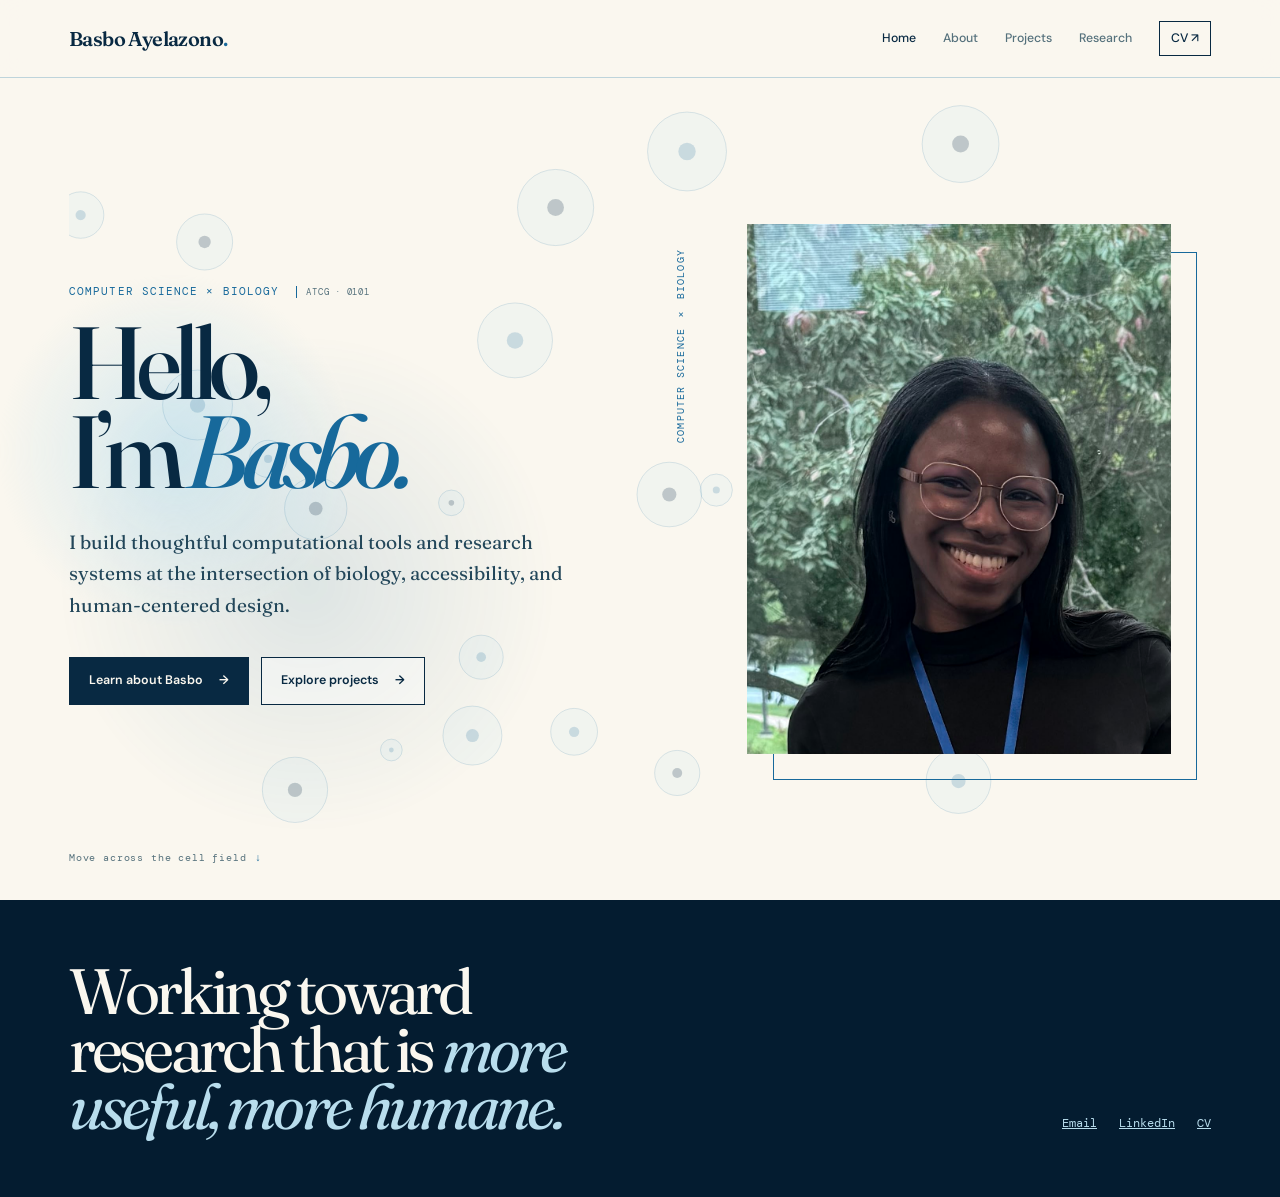
<file: index.html>
<!doctype html><html lang="en"><head><!-- Google tag (gtag.js) -->
<script async src="https://www.googletagmanager.com/gtag/js?id=G-VEV70ZNCC1"></script>
<script>
  window.dataLayer = window.dataLayer || [];
  function gtag(){dataLayer.push(arguments);}
  gtag('js', new Date());

  gtag('config', 'G-VEV70ZNCC1');
</script><meta charset="utf-8"><meta name="viewport" content="width=device-width,initial-scale=1"><title>Basbo Ayelazono</title><link rel="preconnect" href="https://fonts.googleapis.com"><link rel="preconnect" href="https://fonts.gstatic.com" crossorigin><link href="https://fonts.googleapis.com/css2?family=DM+Mono&family=DM+Sans:wght@400;500;600&family=Fraunces:opsz,wght@9..144,400;9..144,500;9..144,600&display=swap" rel="stylesheet"><link rel="stylesheet" href="site.css"></head><body><div class="cell-transition"><i></i></div><header class="site-header"><div class="shell"><a class="nameplate" href="index.html">Basbo Ayelazono<i>.</i></a><nav class="site-nav"><a aria-current="page" href="index.html">Home</a><a href="about.html" data-portal>About</a><a href="projects.html" data-portal>Projects</a><a href="research.html" data-portal>Research</a><a class="nav-cv" href="Basbo_Ayelazono_CV%20(1).pdf">CV ↗</a></nav></div></header><main class="shell"><section class="hero"><canvas class="bio-canvas" id="bioCanvas" aria-hidden="true"></canvas><div class="hero-copy"><p class="micro-label">Computer science × biology <span class="sequence" id="sequence">ATCG · 0101</span></p><h1>Hello,<br>I’m <em>Basbo.</em></h1><p class="hero-lede">I build thoughtful computational tools and research systems at the intersection of biology, accessibility, and human-centered design.</p><div class="hero-actions"><a class="button primary" href="about.html" data-portal>Learn about Basbo <span>→</span></a><a class="button secondary" href="projects.html" data-portal>Explore projects <span>→</span></a></div></div><figure class="hero-portrait"><img src="basbo-photo.jpeg" alt="Portrait of Basbo Ayelazono"></figure><p class="home-scroll">Move across the cell field</p></section></main><footer class="footer"><div class="shell footer-grid"><h2>Working toward research that is <em>more useful, more humane.</em></h2><ul class="footer-links"><li><a href="mailto:Basbo.Ayelazono@trojans.dsu.edu">Email</a></li><li><a href="https://linkedin.com/in/basbo-ayelazono-77154526b">LinkedIn</a></li><li><a href="Basbo_Ayelazono_CV%20(1).pdf">CV</a></li></ul></div></footer><script src="app.js"></script></body></html>
</file>
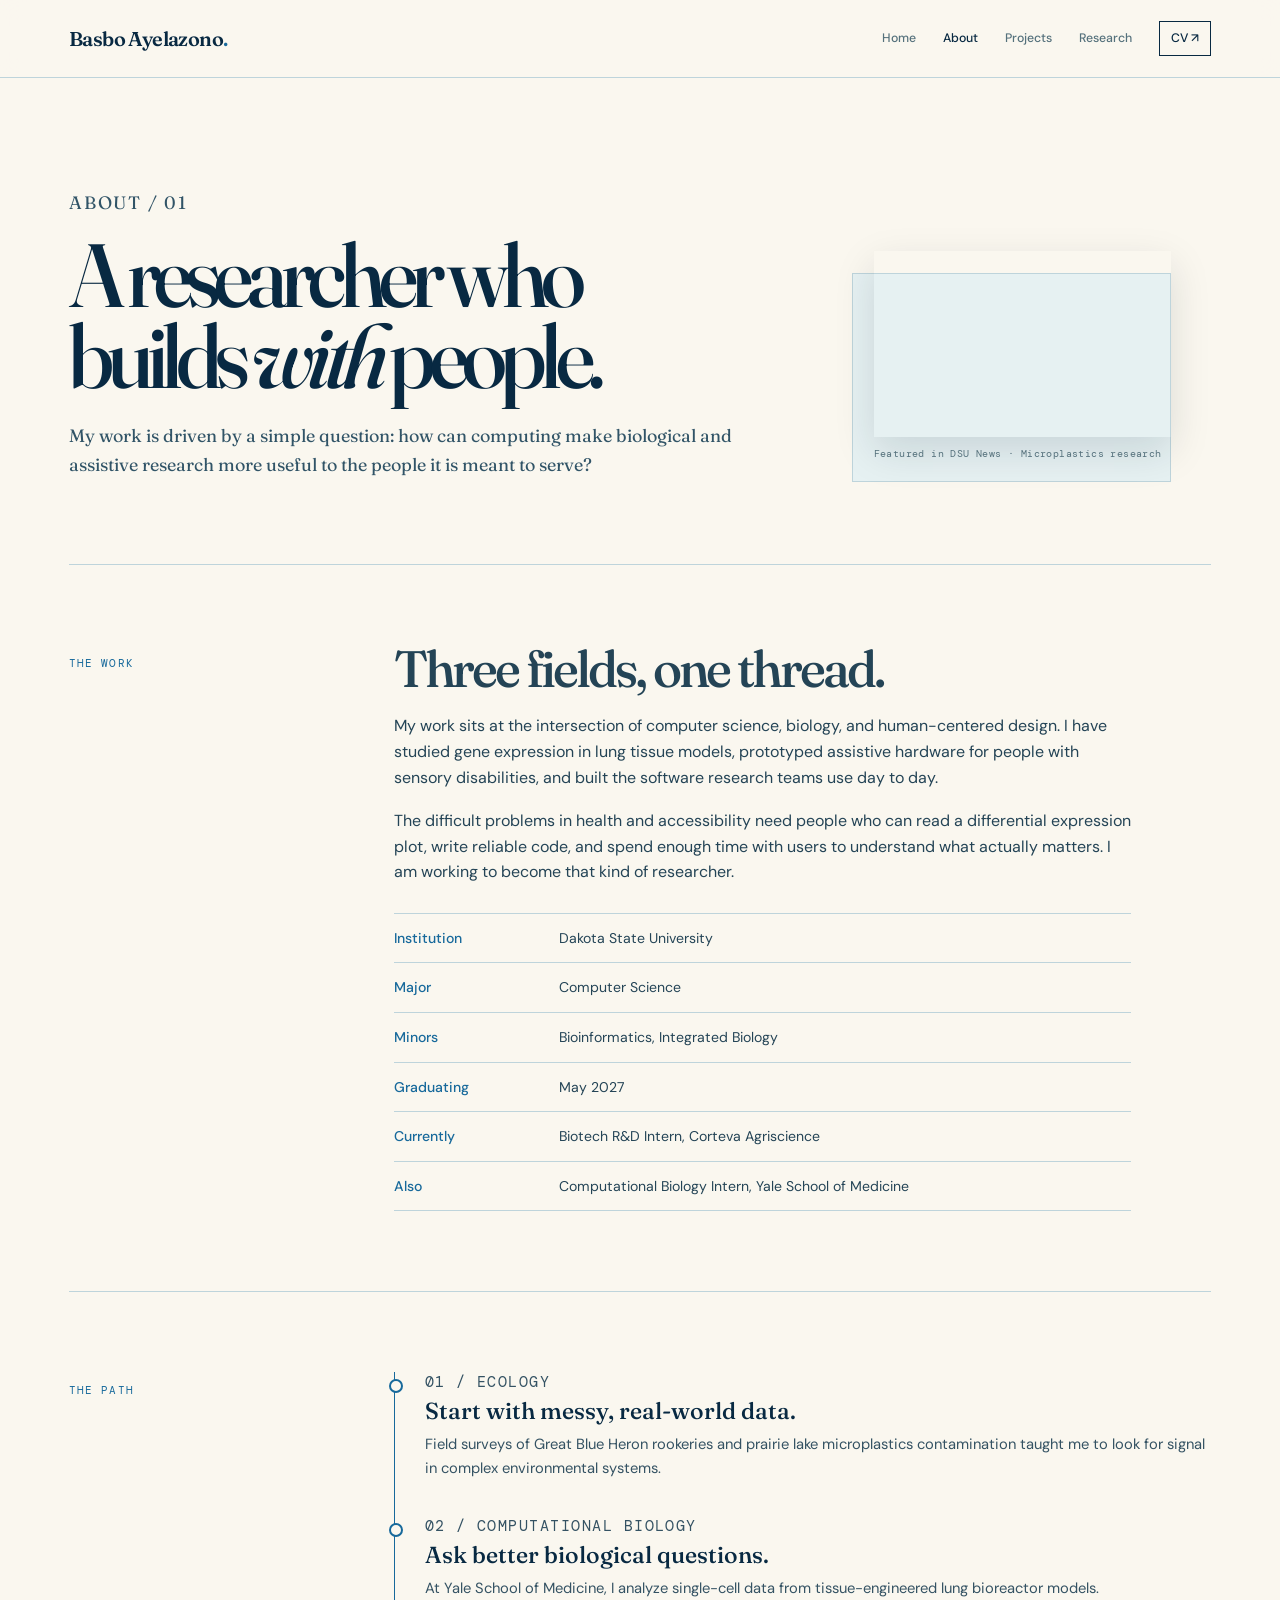
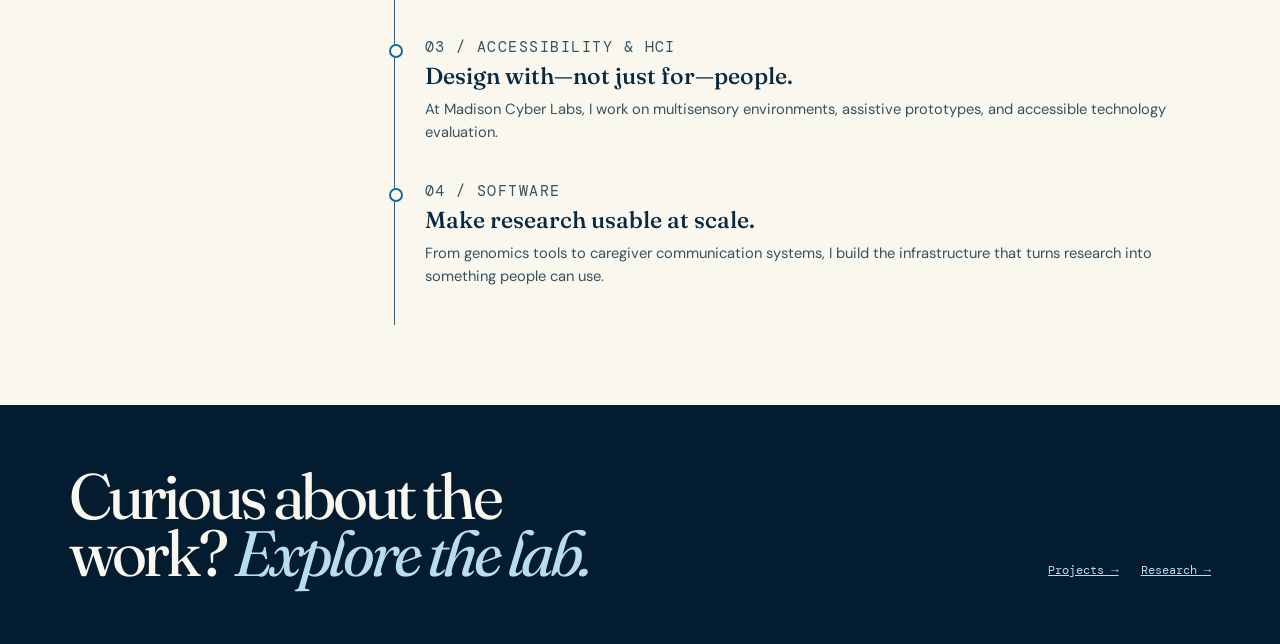
<file: about.html>
<!doctype html><html lang="en"><head><!-- Google tag (gtag.js) -->
<script async src="https://www.googletagmanager.com/gtag/js?id=G-VEV70ZNCC1"></script>
<script>
  window.dataLayer = window.dataLayer || [];
  function gtag(){dataLayer.push(arguments);}
  gtag('js', new Date());

  gtag('config', 'G-VEV70ZNCC1');
</script><meta charset="utf-8"><meta name="viewport" content="width=device-width,initial-scale=1"><title>About — Basbo Ayelazono</title><link rel="preconnect" href="https://fonts.googleapis.com"><link rel="preconnect" href="https://fonts.gstatic.com" crossorigin><link href="https://fonts.googleapis.com/css2?family=DM+Mono&family=DM+Sans:wght@400;500;600&family=Fraunces:opsz,wght@9..144,400;9..144,500;9..144,600&display=swap" rel="stylesheet"><link rel="stylesheet" href="site.css"><link rel="stylesheet" href="about-media.css"></head><body><div class="cell-transition"><i></i></div><header class="site-header"><div class="shell"><a class="nameplate" href="index.html">Basbo Ayelazono<i>.</i></a><nav class="site-nav"><a href="index.html">Home</a><a aria-current="page" href="about.html">About</a><a href="projects.html" data-portal>Projects</a><a href="research.html" data-portal>Research</a><a class="nav-cv" href="Basbo_Ayelazono_CV%20(1).pdf">CV ↗</a></nav></div></header><main class="shell"><section class="page-hero about-hero"><div class="about-intro"><p class="micro-label">About / 01</p><h1>A researcher who builds <em>with</em> people.</h1><p>My work is driven by a simple question: how can computing make biological and assistive research more useful to the people it is meant to serve?</p></div><figure class="video-feature"><iframe src="https://www.youtube.com/embed/upp7FtFf3Bs" title="DSU student studied microplastics in Utah over summer" allowfullscreen></iframe><figcaption>Featured in DSU News · Microplastics research</figcaption></figure></section><section class="section section-grid"><p class="micro-label">The work</p><div class="body-copy"><h2>Three fields, one thread.</h2><p>My work sits at the intersection of computer science, biology, and human-centered design. I have studied gene expression in lung tissue models, prototyped assistive hardware for people with sensory disabilities, and built the software research teams use day to day.</p><p>The difficult problems in health and accessibility need people who can read a differential expression plot, write reliable code, and spend enough time with users to understand what actually matters. I am working to become that kind of researcher.</p><ul class="facts"><li><b>Institution</b><span>Dakota State University</span></li><li><b>Major</b><span>Computer Science</span></li><li><b>Minors</b><span>Bioinformatics, Integrated Biology</span></li><li><b>Graduating</b><span>May 2027</span></li><li><b>Currently</b><span>Biotech R&amp;D Intern, Corteva Agriscience</span></li><li><b>Also</b><span>Computational Biology Intern, Yale School of Medicine</span></li></ul></div></section><section class="section section-grid"><p class="micro-label">The path</p><div class="bio-thread"><article><p class="micro-label">01 / Ecology</p><h3>Start with messy, real-world data.</h3><p>Field surveys of Great Blue Heron rookeries and prairie lake microplastics contamination taught me to look for signal in complex environmental systems.</p></article><article><p class="micro-label">02 / Computational biology</p><h3>Ask better biological questions.</h3><p>At Yale School of Medicine, I analyze single-cell data from tissue-engineered lung bioreactor models.</p></article><article><p class="micro-label">03 / Accessibility &amp; HCI</p><h3>Design with—not just for—people.</h3><p>At Madison Cyber Labs, I work on multisensory environments, assistive prototypes, and accessible technology evaluation.</p></article><article><p class="micro-label">04 / Software</p><h3>Make research usable at scale.</h3><p>From genomics tools to caregiver communication systems, I build the infrastructure that turns research into something people can use.</p></article></div></section></main><footer class="footer"><div class="shell footer-grid"><h2>Curious about the work? <em>Explore the lab.</em></h2><ul class="footer-links"><li><a href="projects.html" data-portal>Projects →</a></li><li><a href="research.html" data-portal>Research →</a></li></ul></div></footer><script src="app.js"></script></body></html>
</file>
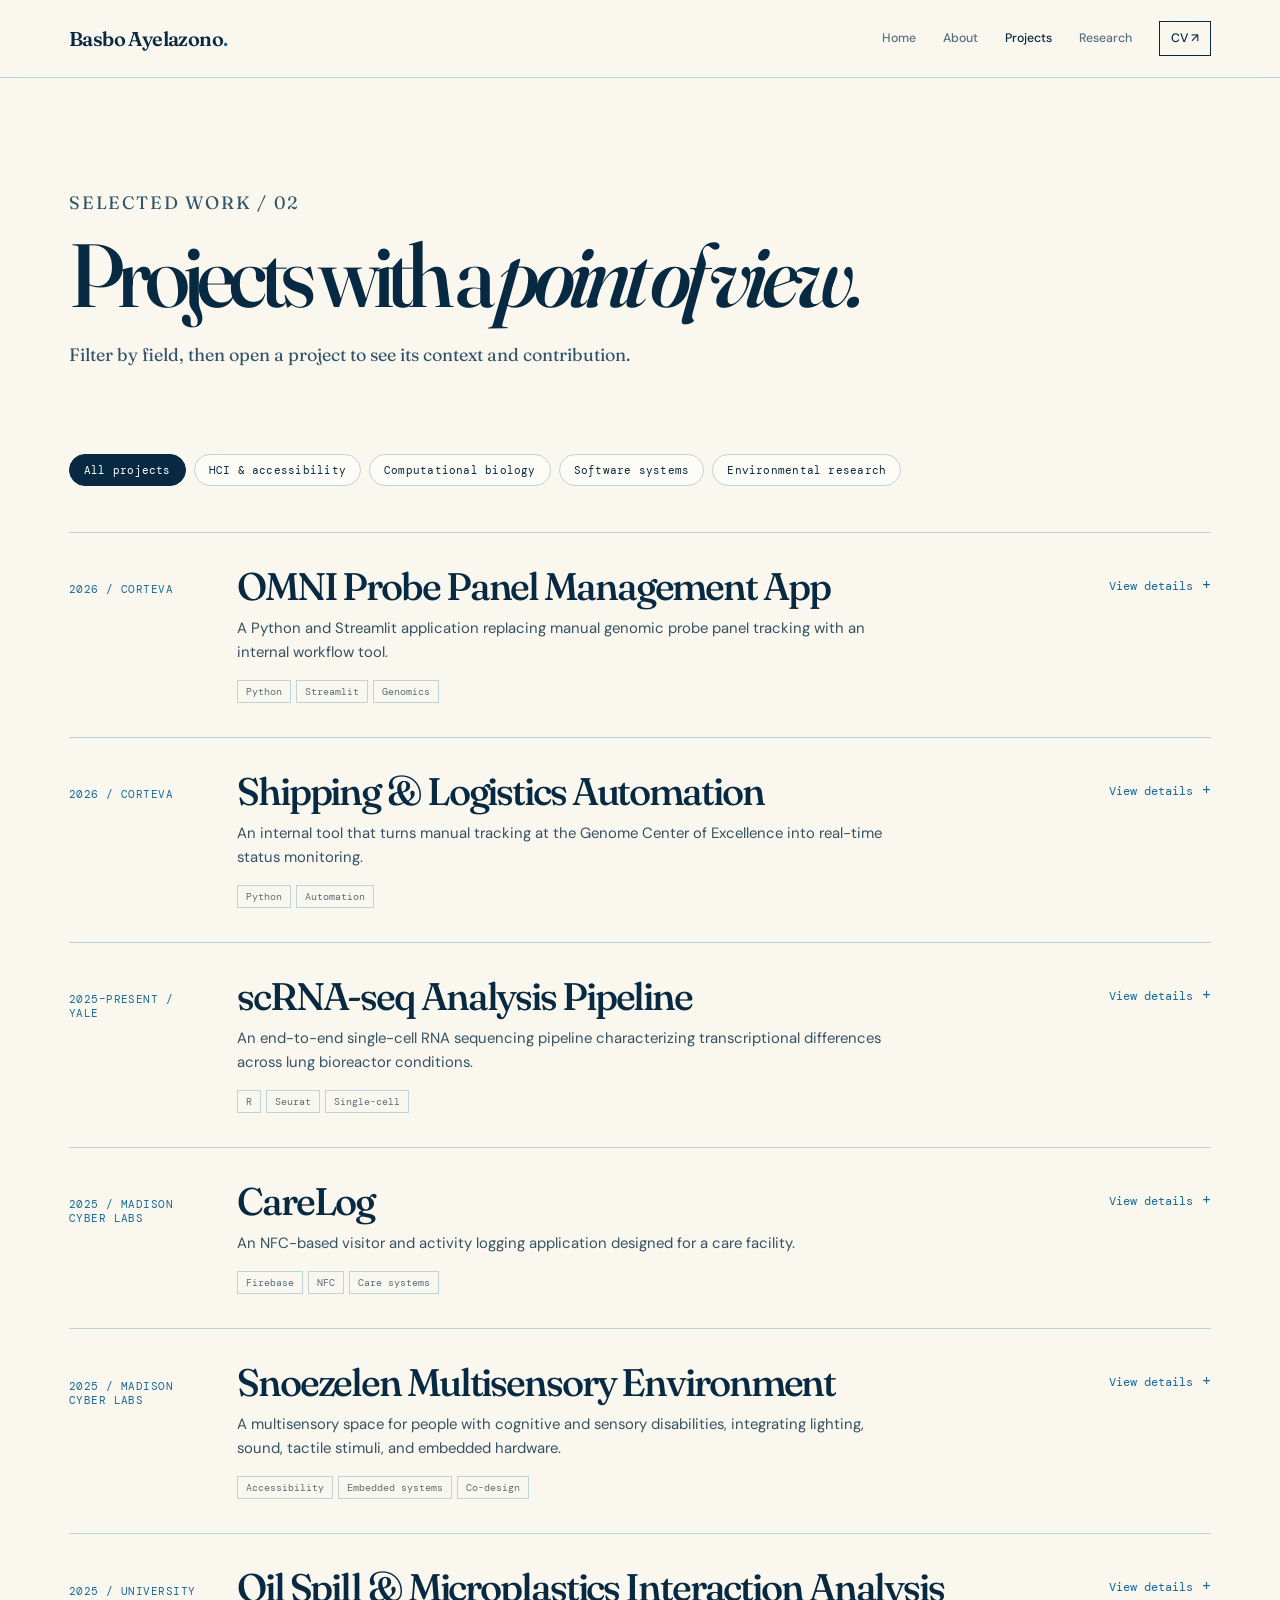
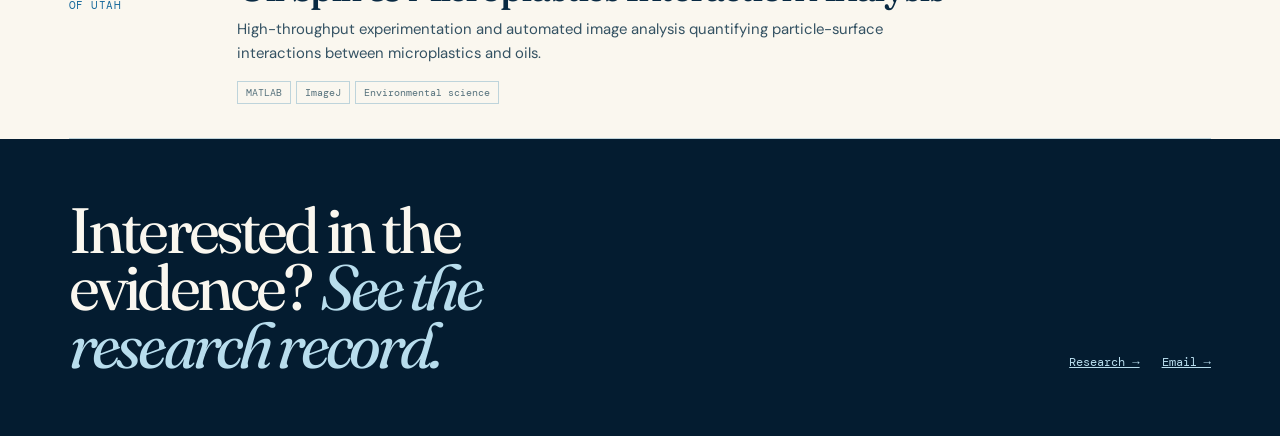
<file: projects.html>
<!doctype html><html lang="en"><head><!-- Google tag (gtag.js) -->
<script async src="https://www.googletagmanager.com/gtag/js?id=G-VEV70ZNCC1"></script>
<script>
  window.dataLayer = window.dataLayer || [];
  function gtag(){dataLayer.push(arguments);}
  gtag('js', new Date());

  gtag('config', 'G-VEV70ZNCC1');
</script><meta charset="utf-8"><meta name="viewport" content="width=device-width,initial-scale=1"><title>Projects — Basbo Ayelazono</title><link rel="preconnect" href="https://fonts.googleapis.com"><link rel="preconnect" href="https://fonts.gstatic.com" crossorigin><link href="https://fonts.googleapis.com/css2?family=DM+Mono&family=DM+Sans:wght@400;500;600&family=Fraunces:opsz,wght@9..144,400;9..144,500;9..144,600&display=swap" rel="stylesheet"><link rel="stylesheet" href="site.css"></head><body><div class="cell-transition"><i></i></div><header class="site-header"><div class="shell"><a class="nameplate" href="index.html">Basbo Ayelazono<i>.</i></a><nav class="site-nav"><a href="index.html">Home</a><a href="about.html">About</a><a aria-current="page" href="projects.html">Projects</a><a href="research.html" data-portal>Research</a><a class="nav-cv" href="Basbo_Ayelazono_CV%20(1).pdf">CV ↗</a></nav></div></header><main class="shell"><section class="page-hero"><p class="micro-label">Selected work / 02</p><h1>Projects with a <em>point of view.</em></h1><p>Filter by field, then open a project to see its context and contribution.</p></section><div class="filter-bar" aria-label="Filter projects"><button class="filter" data-filter="all" aria-pressed="true">All projects</button><button class="filter" data-filter="hci" aria-pressed="false">HCI &amp; accessibility</button><button class="filter" data-filter="biology" aria-pressed="false">Computational biology</button><button class="filter" data-filter="software" aria-pressed="false">Software systems</button><button class="filter" data-filter="environment" aria-pressed="false">Environmental research</button></div><section class="projects"><article class="project" data-category="biology software"><p class="project-meta">2026 / CORTEVA</p><div><h2>OMNI Probe Panel Management App</h2><p class="project-summary">A Python and Streamlit application replacing manual genomic probe panel tracking with an internal workflow tool.</p><span class="tag">Python</span><span class="tag">Streamlit</span><span class="tag">Genomics</span></div><button class="project-open" type="button" aria-expanded="false">View details</button><div class="project-detail"><div><h3>What it does</h3><p>Integrates genomic databases to make probe panel coordination clearer and more reliable across R&amp;D and bioinformatics teams.</p></div><div><h3>Why it matters</h3><p>It reduces manual friction in a high-stakes research workflow, allowing teams to spend more time on analysis and decision-making.</p></div></div></article><article class="project" data-category="software"><p class="project-meta">2026 / CORTEVA</p><div><h2>Shipping &amp; Logistics Automation</h2><p class="project-summary">An internal tool that turns manual tracking at the Genome Center of Excellence into real-time status monitoring.</p><span class="tag">Python</span><span class="tag">Automation</span></div><button class="project-open" type="button" aria-expanded="false">View details</button><div class="project-detail"><div><h3>Focus</h3><p>Mapping a fragmented logistics workflow into a coherent, easily monitored system.</p></div><div><h3>Impact</h3><p>Improves visibility and reduces the administrative work surrounding genomic operations.</p></div></div></article><article class="project" data-category="biology"><p class="project-meta">2025–PRESENT / YALE</p><div><h2>scRNA-seq Analysis Pipeline</h2><p class="project-summary">An end-to-end single-cell RNA sequencing pipeline characterizing transcriptional differences across lung bioreactor conditions.</p><span class="tag">R</span><span class="tag">Seurat</span><span class="tag">Single-cell</span></div><button class="project-open" type="button" aria-expanded="false">View details</button><div class="project-detail"><div><h3>Methods</h3><p>Quality control, normalization, dimensionality reduction, clustering, and differential expression analysis.</p></div><div><h3>Research question</h3><p>How tissue-engineered lung bioreactor conditions shape gene expression in a meaningful biological model.</p></div></div></article><article class="project" data-category="hci software"><p class="project-meta">2025 / MADISON CYBER LABS</p><div><h2>CareLog</h2><p class="project-summary">An NFC-based visitor and activity logging application designed for a care facility.</p><span class="tag">Firebase</span><span class="tag">NFC</span><span class="tag">Care systems</span></div><button class="project-open" type="button" aria-expanded="false">View details</button><div class="project-detail"><div><h3>What it does</h3><p>Improves caregiver and patient communication through a shared, low-friction record of visits and activities.</p></div><div><h3>Design goal</h3><p>Reduce documentation burden while preserving information that matters to care teams and families.</p></div></div></article><article class="project" data-category="hci"><p class="project-meta">2025 / MADISON CYBER LABS</p><div><h2>Snoezelen Multisensory Environment</h2><p class="project-summary">A multisensory space for people with cognitive and sensory disabilities, integrating lighting, sound, tactile stimuli, and embedded hardware.</p><span class="tag">Accessibility</span><span class="tag">Embedded systems</span><span class="tag">Co-design</span></div><button class="project-open" type="button" aria-expanded="false">View details</button><div class="project-detail"><div><h3>Approach</h3><p>Built around accessibility standards and human-centered design frameworks, with close attention to individual sensory needs.</p></div><div><h3>Learning</h3><p>Features that matter to people are not always the features that look best on a specification sheet.</p></div></div></article><article class="project" data-category="environment software"><p class="project-meta">2025 / UNIVERSITY OF UTAH</p><div><h2>Oil Spill &amp; Microplastics Interaction Analysis</h2><p class="project-summary">High-throughput experimentation and automated image analysis quantifying particle-surface interactions between microplastics and oils.</p><span class="tag">MATLAB</span><span class="tag">ImageJ</span><span class="tag">Environmental science</span></div><button class="project-open" type="button" aria-expanded="false">View details</button><div class="project-detail"><div><h3>Methods</h3><p>A high-throughput workflow paired with image analysis for a more consistent, quantitative view of complex particle interactions.</p></div><div><h3>Context</h3><p>Completed as one of 25 nationally selected scholars in the NIH-funded SURF program.</p></div></div></article></section></main><footer class="footer"><div class="shell footer-grid"><h2>Interested in the evidence? <em>See the research record.</em></h2><ul class="footer-links"><li><a href="research.html" data-portal>Research →</a></li><li><a href="mailto:Basbo.Ayelazono@trojans.dsu.edu">Email →</a></li></ul></div></footer><script src="app.js"></script></body></html>
</file>
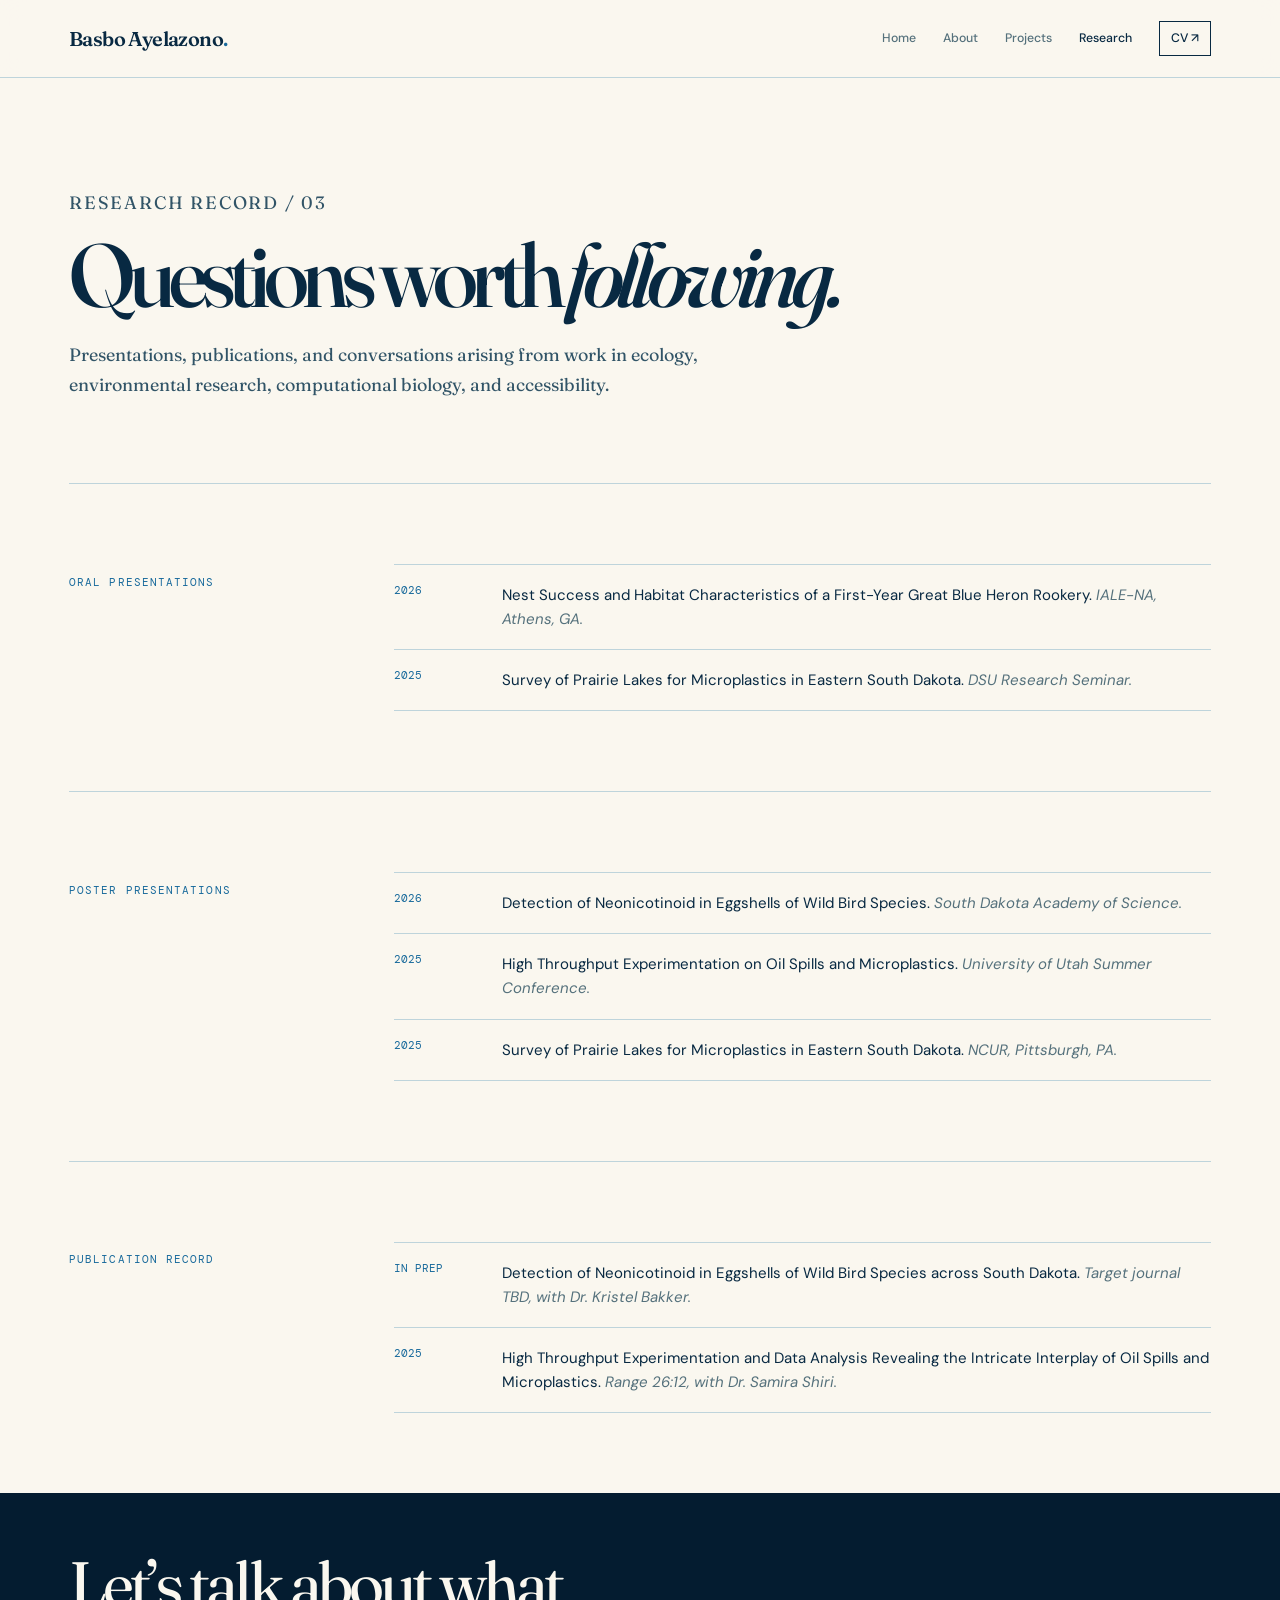
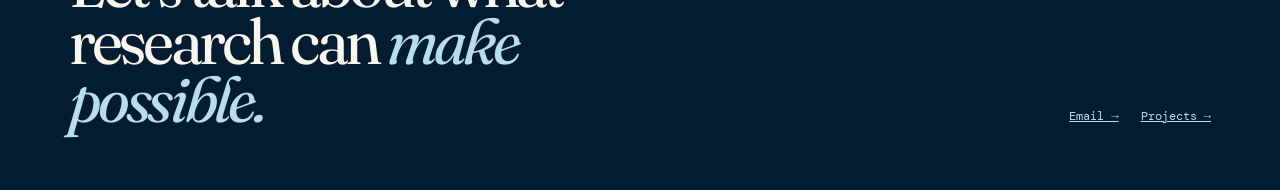
<file: research.html>
<!doctype html><html lang="en"><head><!-- Google tag (gtag.js) -->
<script async src="https://www.googletagmanager.com/gtag/js?id=G-VEV70ZNCC1"></script>
<script>
  window.dataLayer = window.dataLayer || [];
  function gtag(){dataLayer.push(arguments);}
  gtag('js', new Date());

  gtag('config', 'G-VEV70ZNCC1');
</script><meta charset="utf-8"><meta name="viewport" content="width=device-width,initial-scale=1"><title>Research — Basbo Ayelazono</title><link rel="preconnect" href="https://fonts.googleapis.com"><link rel="preconnect" href="https://fonts.gstatic.com" crossorigin><link href="https://fonts.googleapis.com/css2?family=DM+Mono&family=DM+Sans:wght@400;500;600&family=Fraunces:opsz,wght@9..144,400;9..144,500;9..144,600&display=swap" rel="stylesheet"><link rel="stylesheet" href="site.css"></head><body><div class="cell-transition"><i></i></div><header class="site-header"><div class="shell"><a class="nameplate" href="index.html">Basbo Ayelazono<i>.</i></a><nav class="site-nav"><a href="index.html">Home</a><a href="about.html">About</a><a href="projects.html" data-portal>Projects</a><a aria-current="page" href="research.html">Research</a><a class="nav-cv" href="Basbo_Ayelazono_CV%20(1).pdf">CV ↗</a></nav></div></header><main class="shell"><section class="page-hero"><p class="micro-label">Research record / 03</p><h1>Questions worth <em>following.</em></h1><p>Presentations, publications, and conversations arising from work in ecology, environmental research, computational biology, and accessibility.</p></section><section class="section section-grid"><p class="micro-label">Oral presentations</p><ul class="research-list"><li><time>2026</time><p>Nest Success and Habitat Characteristics of a First-Year Great Blue Heron Rookery. <em>IALE-NA, Athens, GA.</em></p></li><li><time>2025</time><p>Survey of Prairie Lakes for Microplastics in Eastern South Dakota. <em>DSU Research Seminar.</em></p></li></ul></section><section class="section section-grid"><p class="micro-label">Poster presentations</p><ul class="research-list"><li><time>2026</time><p>Detection of Neonicotinoid in Eggshells of Wild Bird Species. <em>South Dakota Academy of Science.</em></p></li><li><time>2025</time><p>High Throughput Experimentation on Oil Spills and Microplastics. <em>University of Utah Summer Conference.</em></p></li><li><time>2025</time><p>Survey of Prairie Lakes for Microplastics in Eastern South Dakota. <em>NCUR, Pittsburgh, PA.</em></p></li></ul></section><section class="section section-grid"><p class="micro-label">Publication record</p><ul class="research-list"><li><time>IN PREP</time><p>Detection of Neonicotinoid in Eggshells of Wild Bird Species across South Dakota. <em>Target journal TBD, with Dr. Kristel Bakker.</em></p></li><li><time>2025</time><p>High Throughput Experimentation and Data Analysis Revealing the Intricate Interplay of Oil Spills and Microplastics. <em>Range 26:12, with Dr. Samira Shiri.</em></p></li></ul></section></main><footer class="footer"><div class="shell footer-grid"><h2>Let’s talk about what research can <em>make possible.</em></h2><ul class="footer-links"><li><a href="mailto:Basbo.Ayelazono@trojans.dsu.edu">Email →</a></li><li><a href="projects.html" data-portal>Projects →</a></li></ul></div></footer><script src="app.js"></script></body></html>
</file>
<file: site.css>
:root{--navy:#082942;--deep:#041c30;--blue:#17699b;--sky:#b8dded;--mist:#e6f1f2;--cream:#faf7ef;--paper:#fefcf7;--line:#bed4db;--muted:#55717c;--serif:'Fraunces',Georgia,serif;--sans:'DM Sans',Arial,sans-serif;--mono:'DM Mono',monospace}*{box-sizing:border-box}html{scroll-behavior:smooth}body{margin:0;background:var(--cream);color:var(--navy);font-family:var(--sans);line-height:1.6}a{color:inherit}.shell{max-width:1250px;margin:auto;padding:0 54px}.site-header{height:78px;border-bottom:1px solid var(--line);background:rgba(250,247,239,.9);backdrop-filter:blur(12px);position:sticky;top:0;z-index:15}.site-header .shell{height:100%;display:flex;align-items:center;justify-content:space-between;gap:25px}.nameplate{font:600 1.25rem var(--serif);letter-spacing:-.03em;text-decoration:none}.nameplate i{color:var(--blue);font-style:normal}.site-nav{display:flex;align-items:center;gap:27px}.site-nav a{font-size:.77rem;text-decoration:none;color:var(--muted);font-weight:500}.site-nav a:hover,.site-nav a[aria-current=page]{color:var(--navy)}.nav-cv{border:1px solid var(--navy);padding:7px 11px!important;color:var(--navy)!important}.micro-label{font:.68rem var(--mono);letter-spacing:.1em;text-transform:uppercase;color:var(--blue)}.hero{min-height:calc(100vh - 78px);display:grid;grid-template-columns:1fr .92fr;align-items:center;gap:clamp(35px,7vw,105px);padding:clamp(55px,7vw,105px) 0;position:relative}.hero:before{content:'';position:absolute;left:-10vw;top:13%;width:52vw;height:52vw;border-radius:50%;background:radial-gradient(circle at 35% 40%,rgba(184,221,237,.6),transparent 30%),radial-gradient(circle at 55% 60%,rgba(23,105,155,.12),transparent 46%);z-index:-1;filter:blur(1px)}.hero-copy{max-width:540px}.hero h1{font:500 clamp(4.4rem,8vw,8.1rem)/.87 var(--serif);letter-spacing:-.075em;margin:20px 0 30px}.hero h1 em{font-style:italic;color:var(--blue)}.hero-lede{font:400 clamp(1.02rem,1.5vw,1.2rem)/1.65 var(--serif);max-width:43ch;margin:0;color:#23475a}.hero-actions{display:flex;gap:12px;margin-top:35px;flex-wrap:wrap}.button{display:inline-flex;align-items:center;gap:16px;padding:13px 19px;text-decoration:none;font-size:.78rem;font-weight:600;transition:transform .2s,background .2s,border-color .2s}.button:hover{transform:translateY(-3px)}.button.primary{background:var(--navy);color:var(--cream);border:1px solid var(--navy)}.button.primary:hover{background:var(--blue)}.button.secondary{border:1px solid var(--navy);background:rgba(255,255,255,.36)}.hero-portrait{position:relative;max-width:480px;justify-self:end}.hero-portrait:before{content:'COMPUTER SCIENCE × BIOLOGY';position:absolute;top:25px;left:-73px;writing-mode:vertical-rl;transform:rotate(180deg);font:.62rem var(--mono);letter-spacing:.12em;color:var(--blue)}.hero-portrait:after{content:'';position:absolute;inset:28px -26px -26px 26px;border:1px solid var(--blue);z-index:-1}.hero-portrait img{display:block;width:100%;aspect-ratio:4/5;object-fit:cover;filter:saturate(.8) contrast(1.03)}.home-scroll{position:absolute;bottom:26px;left:0;font:.65rem var(--mono);color:var(--muted);letter-spacing:.08em}.home-scroll:after{content:'↓';margin-left:8px;color:var(--blue)}
.page-hero{padding:92px 0 66px;max-width:820px}.page-hero h1{font:500 clamp(3.6rem,7vw,6.9rem)/.9 var(--serif);letter-spacing:-.075em;margin:18px 0 24px}.page-hero p{max-width:57ch;font:400 1.12rem/1.65 var(--serif);color:#315467}.section{padding:80px 0;border-top:1px solid var(--line)}.section-grid{display:grid;grid-template-columns:235px 1fr;gap:clamp(35px,7vw,110px)}.section h2{font:500 clamp(2rem,4vw,3.3rem)/.95 var(--serif);letter-spacing:-.06em;margin:0 0 20px}.body-copy{font-size:1rem;max-width:67ch;color:#244456}.body-copy p{margin:0 0 18px}.facts{margin:28px 0 0;padding:0;list-style:none;border-top:1px solid var(--line)}.facts li{display:grid;grid-template-columns:150px 1fr;gap:15px;padding:13px 0;border-bottom:1px solid var(--line);font-size:.88rem}.facts b{font-weight:500;color:var(--blue)}.bio-thread{border-left:1px solid var(--blue);padding-left:30px}.bio-thread article{padding:0 0 36px;position:relative}.bio-thread article:before{content:'';position:absolute;width:10px;height:10px;border-radius:50%;background:var(--cream);border:2px solid var(--blue);left:-36px;top:7px}.bio-thread h3{margin:4px 0 8px;font:500 1.45rem var(--serif)}.bio-thread p{margin:0;color:#345263;font-size:.92rem}.research-list{margin:0;padding:0;list-style:none}.research-list li{border-top:1px solid var(--line);padding:18px 0;display:grid;grid-template-columns:90px 1fr;gap:18px}.research-list li:last-child{border-bottom:1px solid var(--line)}.research-list time{font:.71rem var(--mono);color:var(--blue)}.research-list p{margin:0;font-size:.94rem}.research-list em{color:var(--muted)}
.filter-bar{display:flex;gap:8px;flex-wrap:wrap;margin:0 0 46px}.filter{border:1px solid var(--line);background:var(--paper);border-radius:20px;padding:8px 14px;font:.7rem var(--mono);letter-spacing:.02em;color:var(--navy);cursor:pointer}.filter:hover,.filter[aria-pressed=true]{background:var(--navy);border-color:var(--navy);color:white}.projects{border-top:1px solid var(--line)}.project{padding:34px 0;border-bottom:1px solid var(--line);display:grid;grid-template-columns:140px 1fr auto;gap:28px;align-items:start}.project.is-hidden{display:none}.project-meta{font:.68rem var(--mono);letter-spacing:.04em;color:var(--blue);padding-top:5px}.project h2{font:500 clamp(1.65rem,3vw,2.65rem)/1 var(--serif);letter-spacing:-.055em;margin:0 0 12px}.project-summary{margin:0;color:#345263;max-width:65ch;font-size:.93rem}.project-open{border:0;background:none;color:var(--blue);font:.72rem var(--mono);cursor:pointer;padding:8px 0}.project-open:after{content:' +';font-size:1.3em}.project.is-open{background:var(--mist);margin:0 -28px;padding:34px 28px}.project.is-open .project-open:after{content:' −'}.project-detail{display:none;grid-column:2/4;margin-top:6px;padding-top:20px;border-top:1px solid rgba(8,41,66,.18);grid-template-columns:1fr 1fr;gap:30px}.project.is-open .project-detail{display:grid}.project-detail h3{margin:0 0 7px;font:.66rem var(--mono);text-transform:uppercase;letter-spacing:.1em;color:var(--blue)}.project-detail p{margin:0;font-size:.88rem;color:#345263}.tag{display:inline-block;margin:15px 5px 0 0;padding:4px 8px;border:1px solid var(--line);font:.62rem var(--mono);color:var(--muted)}
.footer{background:var(--deep);color:var(--cream);padding:62px 0}.footer-grid{display:flex;justify-content:space-between;gap:30px;align-items:end}.footer h2{max-width:520px;font:400 clamp(2.2rem,5vw,4.3rem)/.9 var(--serif);letter-spacing:-.06em;margin:0}.footer h2 em{color:var(--sky)}.footer-links{display:flex;gap:22px;list-style:none;margin:0;padding:0}.footer-links a{font:.77rem var(--mono);color:var(--sky)}
.cell-transition{position:fixed;z-index:100;inset:0;display:grid;place-items:center;pointer-events:none;opacity:0;background:rgba(4,28,48,.94);transition:opacity .16s}.cell-transition.active{opacity:1}.cell-transition i{width:12px;height:12px;border-radius:50%;background:var(--sky);box-shadow:0 0 0 15px rgba(184,221,237,.13),0 0 0 40px rgba(184,221,237,.08);transform:scale(.3);transition:transform .7s cubic-bezier(.5,0,.1,1)}.cell-transition.active i{transform:scale(80)}@media(max-width:720px){.shell{padding:0 22px}.site-header{height:70px}.site-nav{gap:15px}.site-nav a{font-size:.7rem}.nav-cv{display:none}.hero{grid-template-columns:1fr;gap:50px;padding:65px 0 85px}.hero h1{font-size:clamp(4rem,17vw,6.5rem)}.hero-portrait{width:78%;justify-self:end}.hero-portrait:before{left:-29px}.home-scroll{display:none}.page-hero{padding:62px 0 48px}.section{padding:58px 0}.section-grid{grid-template-columns:1fr;gap:28px}.project{grid-template-columns:1fr;gap:10px;padding:25px 0}.project-detail{grid-column:1;grid-template-columns:1fr;gap:18px}.project.is-open{margin:0 -12px;padding:25px 12px}.footer-grid{display:block}.footer-links{margin-top:28px}.facts li{grid-template-columns:115px 1fr}.research-list li{grid-template-columns:1fr;gap:5px}}
</file>
<file: about-media.css>
.about-hero{max-width:none;display:grid;grid-template-columns:minmax(0,1.25fr) minmax(310px,.75fr);gap:clamp(35px,6vw,90px);align-items:end}.about-hero .about-intro{max-width:820px}.video-feature{position:relative;padding:0 0 22px 22px}.video-feature:before{content:'';position:absolute;inset:22px 0 0 0;background:var(--mist);border:1px solid var(--line);z-index:-1}.video-feature iframe{display:block;width:100%;aspect-ratio:16/10;border:0;box-shadow:0 14px 38px rgba(4,28,48,.13)}.video-feature figcaption{font:.63rem var(--mono);color:var(--muted);letter-spacing:.04em;margin-top:10px}@media(max-width:720px){.about-hero{grid-template-columns:1fr}.video-feature{max-width:520px;padding-left:14px}.video-feature:before{inset:14px 0 0 0}}
</file>
